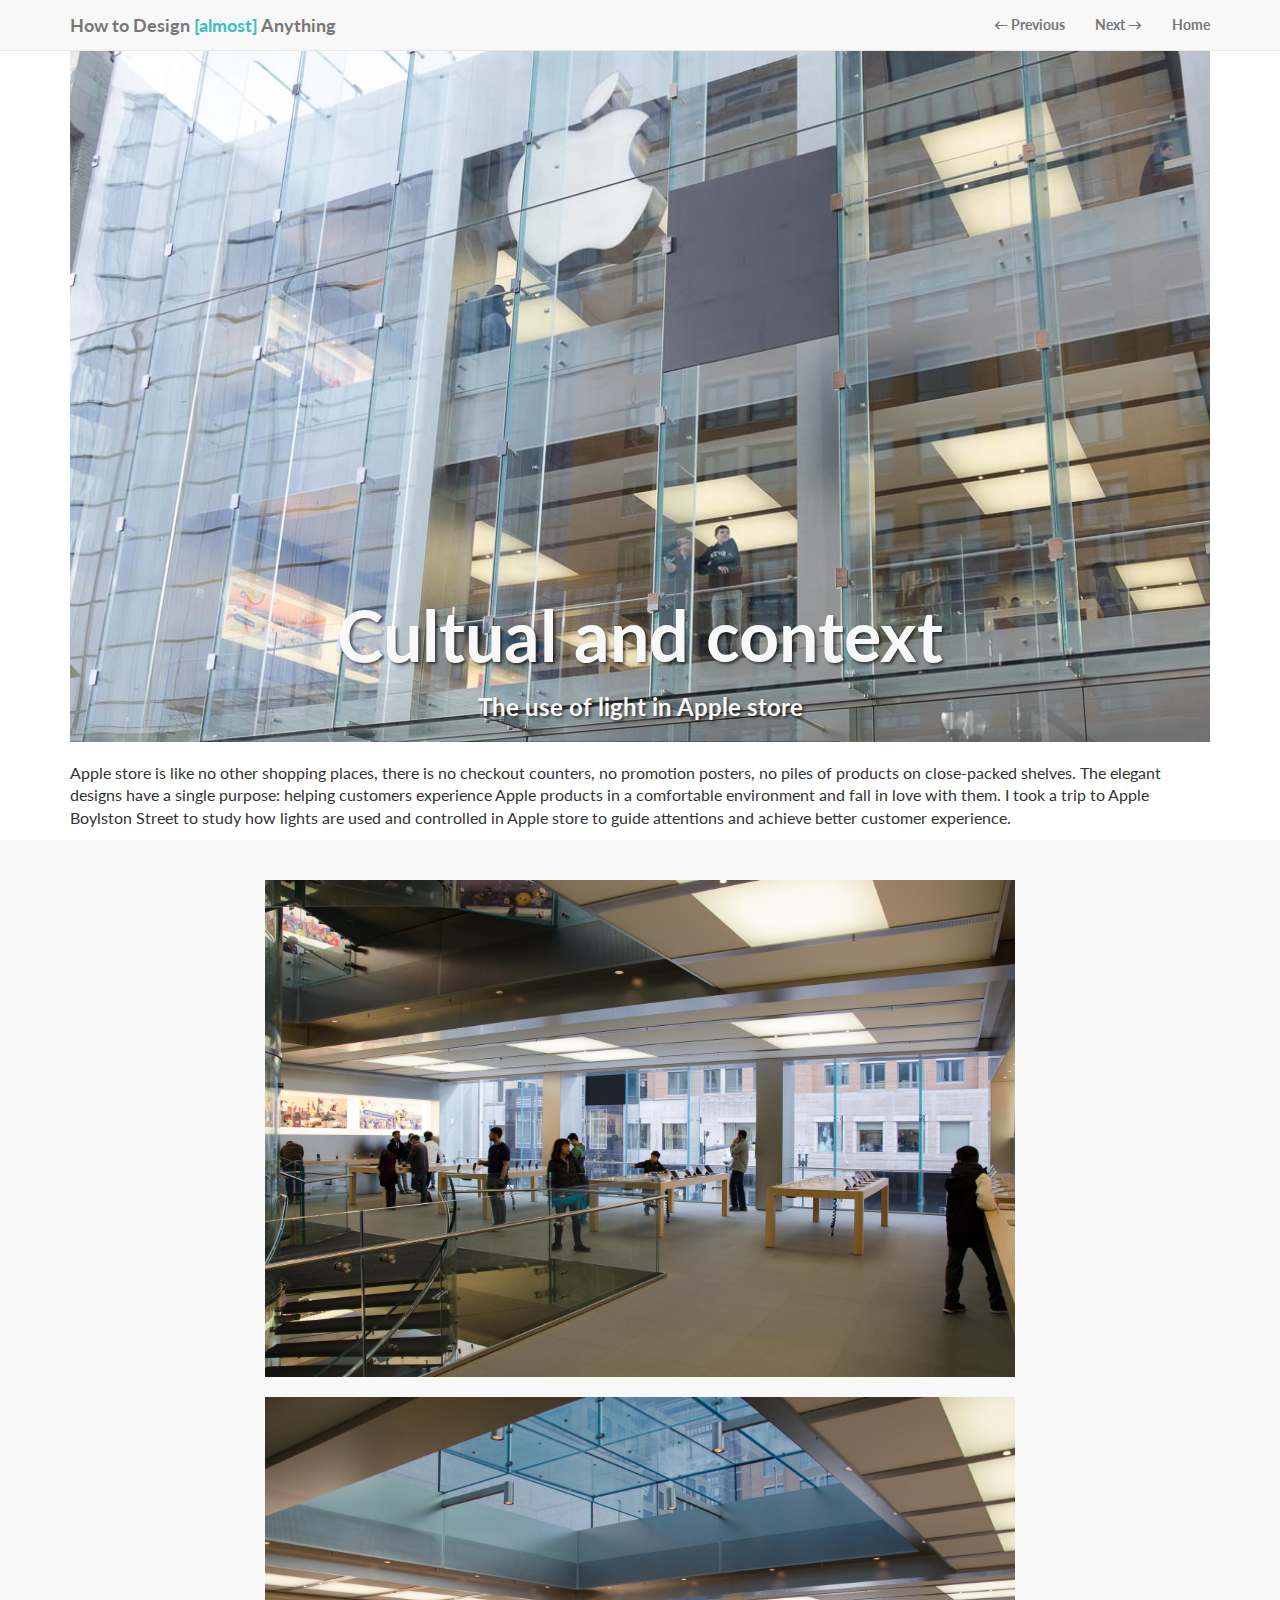
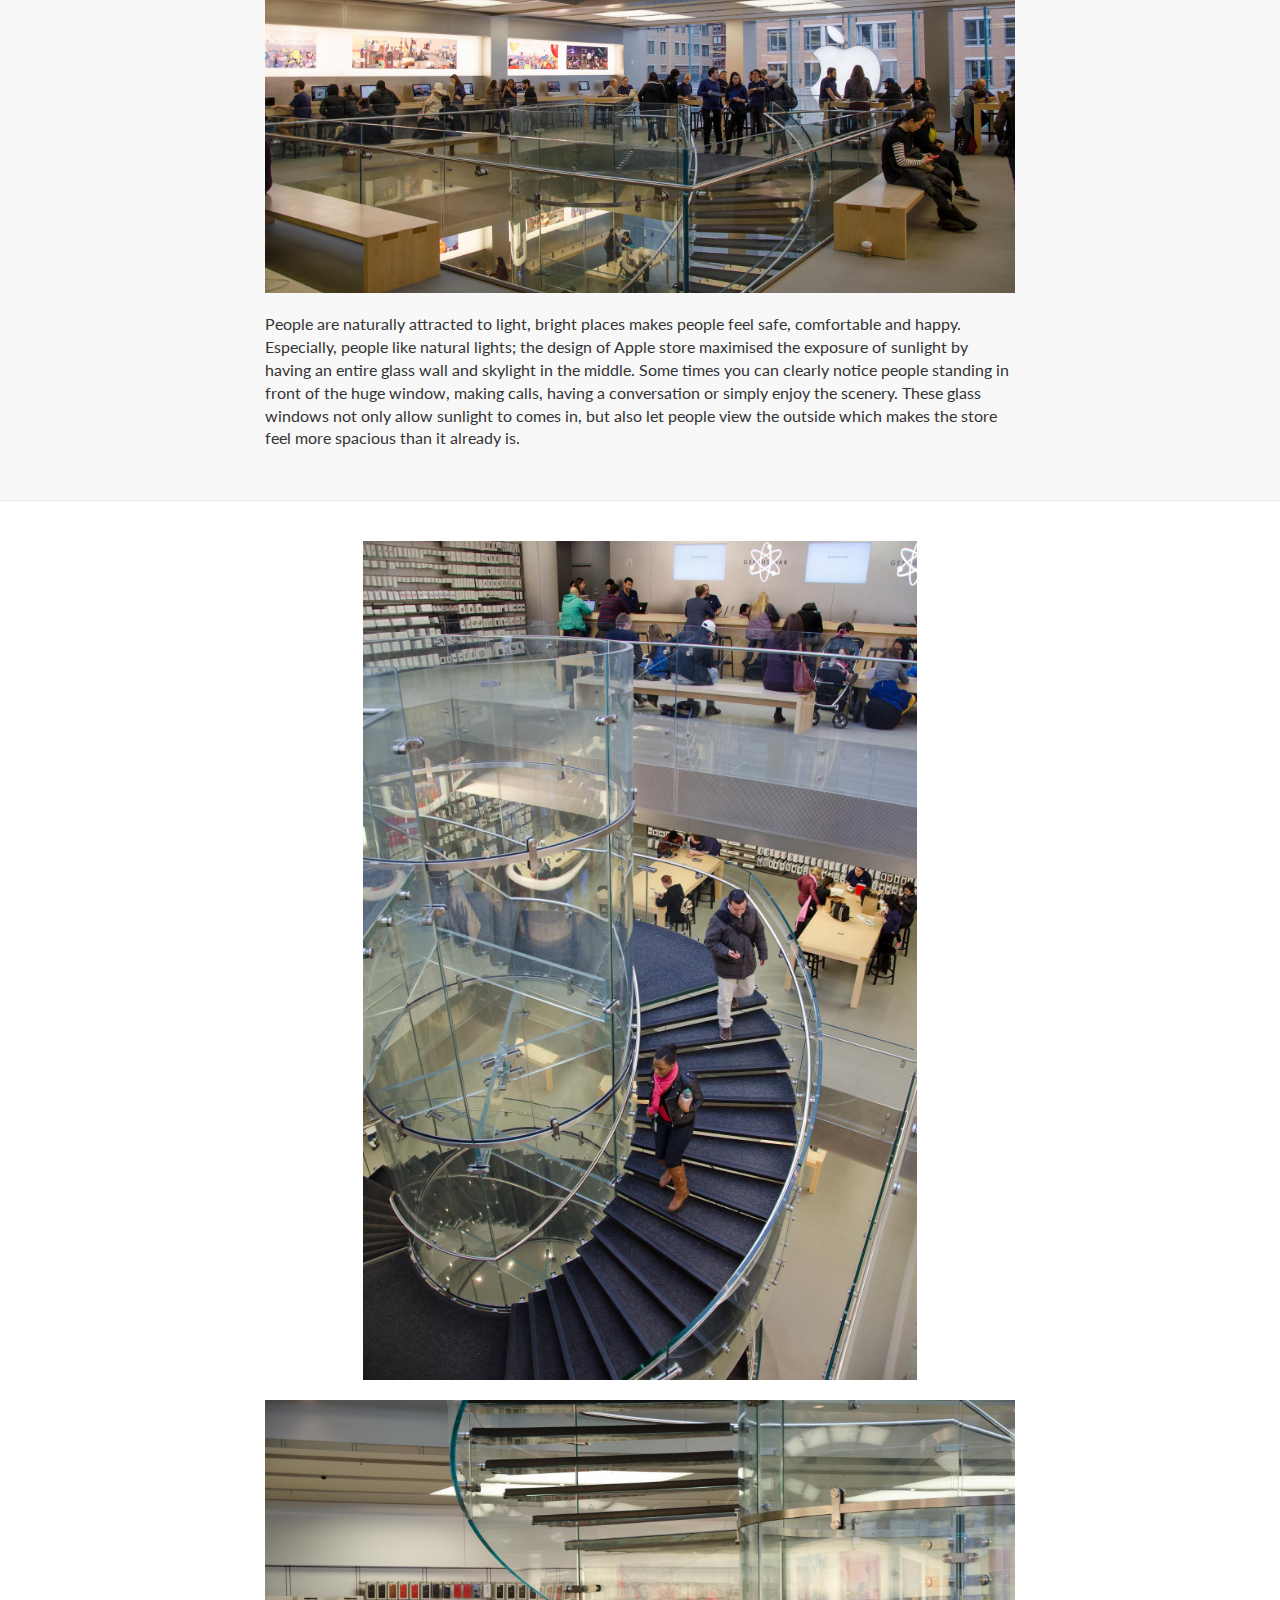
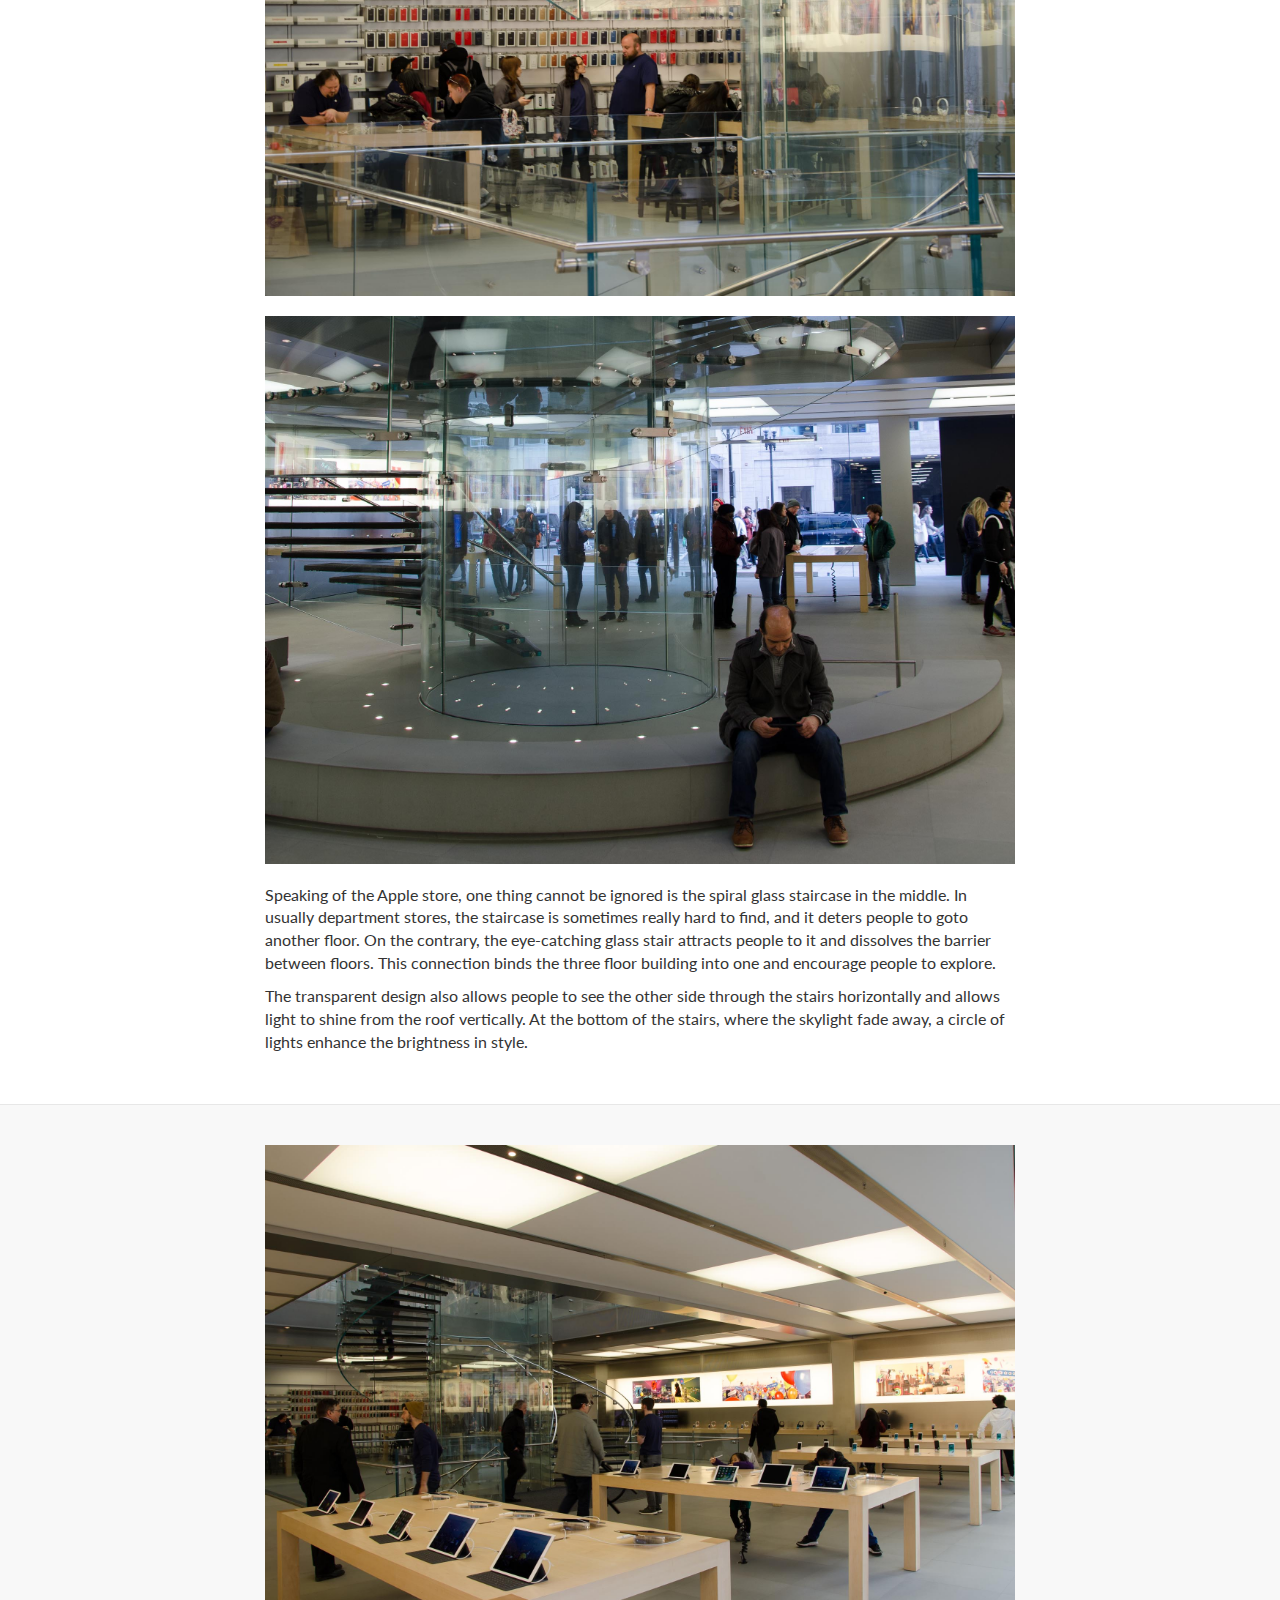
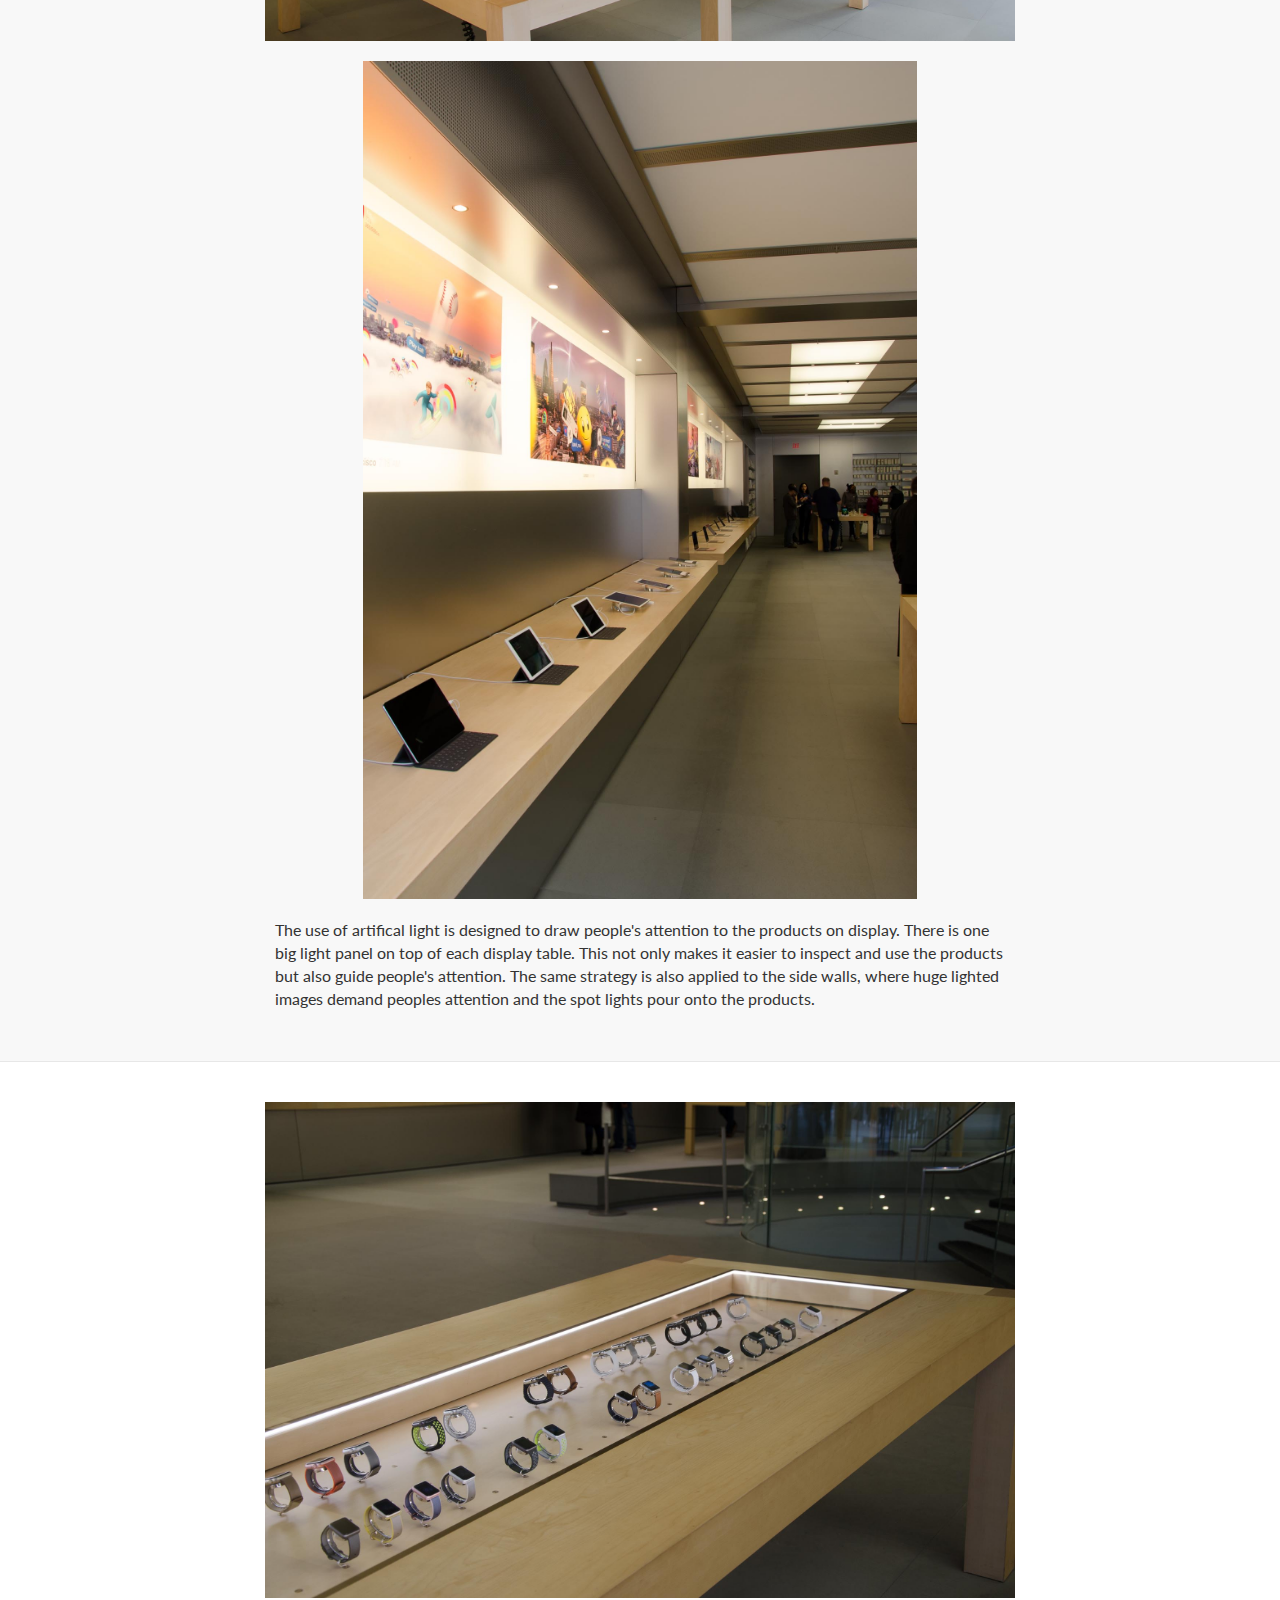
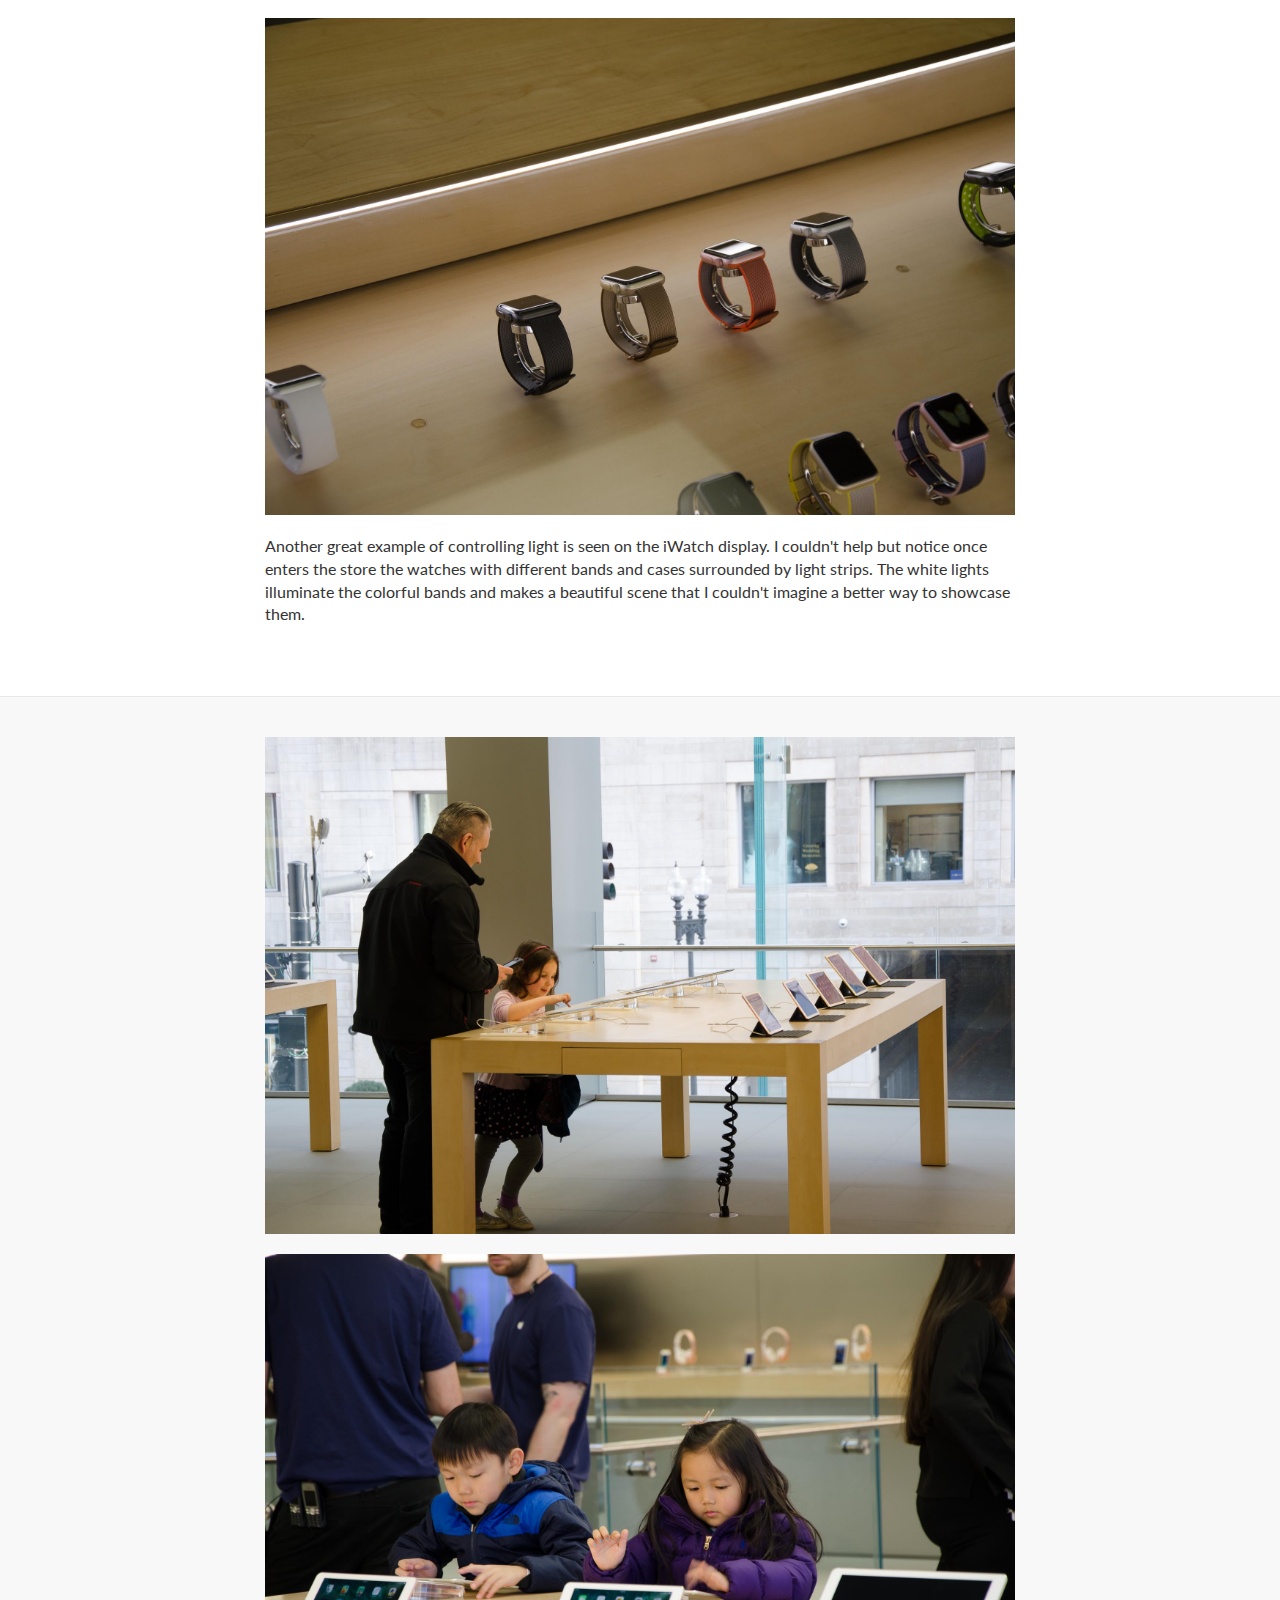
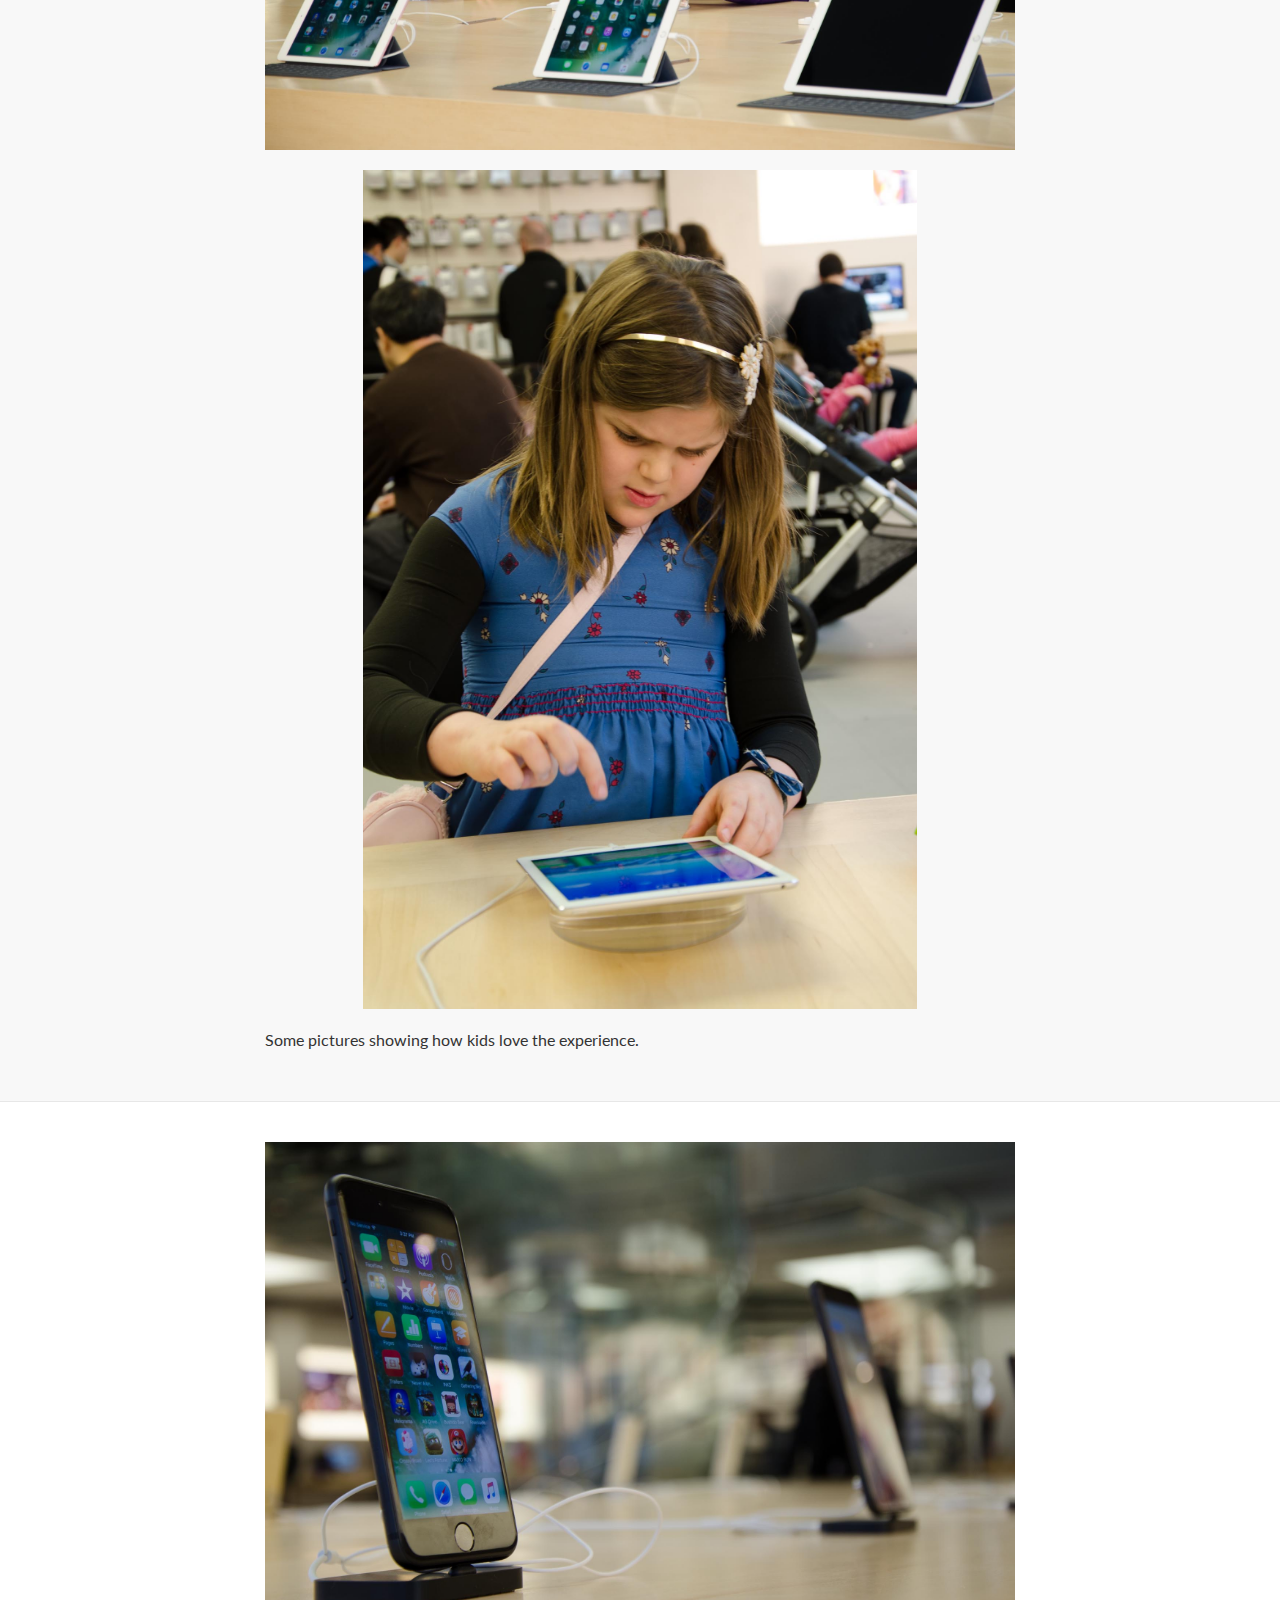
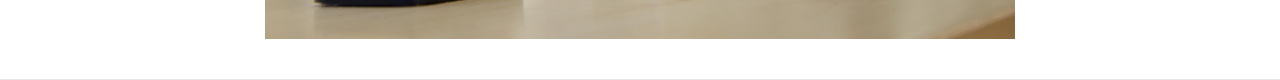
<file: How to design/week1.html>
<!DOCTYPE html>
<html lang="en">

<head>

    <meta charset="utf-8">
    <meta http-equiv="X-UA-Compatible" content="IE=edge">
    <meta name="viewport" content="width=device-width, initial-scale=1">
    <meta name="description" content="">
    <meta name="author" content="">

    <title>Culture and context</title>

    <!-- Bootstrap Core CSS -->
    <link href="../css/bootstrap.min.css" rel="stylesheet">

    <!-- Custom CSS -->
    <link href="../css/landing-page.css" rel="stylesheet">

    <!-- Custom Fonts -->
    <link href="../font-awesome/css/font-awesome.min.css" rel="stylesheet" type="text/css">
    <link href="https://fonts.googleapis.com/css?family=Lato:300,400,700,300italic,400italic,700italic" rel="stylesheet" type="text/css">

    <script src="../js/jquery.js"></script>
    <!-- Bootstrap Core JavaScript -->
    <script src="../js/bootstrap.min.js"></script>

</head>

<body>

 <!-- Navigation -->
    <nav class="navbar navbar-default navbar-fixed-top topnav" role="navigation">
        <div class="container topnav">
            <!-- Brand and toggle get grouped for better mobile display -->
            <div class="navbar-header">
                <button type="button" class="navbar-toggle" data-toggle="collapse" data-target="#bs-example-navbar-collapse-1">
                    <span class="sr-only">Toggle navigation</span>
                    <span class="icon-bar"></span>
                    <span class="icon-bar"></span>
                    <span class="icon-bar"></span>
                </button>
                <a class="navbar-brand topnav" id="Name" href="../index.html#Designing">How to Design <span style="color: #38BFC3">[almost]</span> Anything </a>
            </div>
            <!-- Collect the nav links, forms, and other content for toggling -->
            <div class="collapse navbar-collapse" id="bs-example-navbar-collapse-1">
                <ul class="nav navbar-nav navbar-right">
                    <li>
                        <a href="#"> &#8592; Previous</a>
                    </li>
                    <li>
                        <a href="week2.html">Next &#8594;</a>
                    </li>
                    <li>
                        <a href="../index.html#Designing">Home</a>
                    </li>
                    <!-- <li class="dropdown">
                        <a class="dropdown-toggle" data-toggle="dropdown" href="#">More
                        <span class="caret"></span></a>
                        <ul class="dropdown-menu" id="dropdown-more">
                          <li><a href="#">Week1</a></li>
                          <li><a href="week2.html">Week2</a></li>
                          <li><a href="../index.html#Designing">List</a></li>
                          <li><a href="../index.html">Home</a></li>
                        </ul>
                    </li> -->
                </ul>
            </div>
            <!-- /.navbar-collapse -->
        </div>
        <!-- /.container -->
    </nav>

    <div class="intro-header">
        <div class="container">

            <div class="row">
                <div class="col-lg-12">
                    <div class="intro-message" style="background: url(week1/DSC_4015.jpg) no-repeat center center; background-size: cover;">
                        <h1>Cultual and context</h1>
                        <h3>The use of light in Apple store</h3>
                        <hr class="intro-divider">
                    </div>

                </div>
            </div>

            <div class="row">
                <div class="col-lg-12">
                  <p>Apple store is like no other shopping places, there is no checkout counters, no promotion posters, no piles of products on close-packed shelves. The elegant designs have a single purpose: helping customers experience Apple products in a comfortable environment and fall in love with them. I took a trip to Apple Boylston Street to study how lights are used and controlled in Apple store to guide attentions and achieve better customer experience.</p>
                </div>
            </div>

        </div>
        <!-- /.container -->
    </div>


    <div class="content-section-a">
        <div class="container">
            
            <div class="row image-bottom-padding">
                <div class="col-md-8 col-md-offset-2">
                  <img class="img-responsive" src="week1/DSC_3966.jpg" alt="">
                </div>
            </div>

            <div class="row image-bottom-padding">
                <div class="col-md-8 col-md-offset-2">
                  <img class="img-responsive" src="week1/DSC_4069.jpg" alt="">
                </div>
            </div>

            <div class="row">
                <div class="col-md-8 col-md-offset-2">
                  <p>People are naturally attracted to light, bright places makes people feel safe, comfortable and happy. Especially, people like natural lights; the design of Apple store maximised the exposure of sunlight by having an entire glass wall and skylight in the middle. Some times you can clearly notice people standing in front of the huge window, making calls, having a conversation or simply enjoy the scenery. These glass windows not only allow sunlight to comes in, but also let people view the outside which makes the store feel more spacious than it already is.</p>
                </div>
            </div>
        </div>
    </div>

    <div class="content-section-b">
        <div class="container">

            <div class="row image-bottom-padding">
                <div class="col-md-6 col-md-offset-3">
                  <img class="img-responsive" src="week1/DSC_4057.jpg" alt="">
                </div>
            </div>

            <div class="row image-bottom-padding">
                <div class="col-md-8 col-md-offset-2">
                  <img class="img-responsive" src="week1/DSC_3995.jpg" alt="">
                </div>
            </div>

            <div class="row image-bottom-padding">
                <div class="col-md-8 col-md-offset-2">
                  <img class="img-responsive" src="week1/DSC_4039.jpg" alt="">
                </div>
            </div>

            <div class="row">
                <div class="col-md-8 col-md-offset-2">
                  <p>Speaking of the Apple store, one thing cannot be ignored is the spiral glass staircase in the middle. In usually department stores, the staircase is sometimes really hard to find, and it deters people to goto another floor. On the contrary, the eye-catching glass stair attracts people to it and dissolves the barrier between floors. This connection binds the three floor building into one and encourage people to explore. </p>
                  <p>The transparent design also allows people to see the other side through the stairs horizontally and allows light to shine from the roof vertically. At the bottom of the stairs, where the skylight fade away, a circle of lights enhance the brightness in style. </p>
                </div>
            </div>
        </div>
    </div>

    <div class="content-section-a">
        <div class="container">
            
            <div class="row image-bottom-padding">
                <div class="col-md-8 col-md-offset-2">
                  <img class="img-responsive" src="week1/DSC_3968.jpg" alt="">
                </div>
            </div>
            <div class="row image-bottom-padding">
                <div class="col-md-6 col-md-offset-3">
                  <img class="img-responsive" src="week1/DSC_3969.jpg" alt="">
                </div>
            </div>

            <div>
                <div class="col-md-8 col-md-offset-2">
                  <p>The use of artifical light is designed to draw people's attention to the products on display. There is one big light panel on top of each display table. This not only makes it easier to inspect and use the products but also guide people's attention. The same strategy is also applied to the side walls, where huge lighted images demand peoples attention and the spot lights pour onto the products.</p>
                </div>
            </div>
        </div>
    </div>

    <div class="content-section-b">
        <div class="container">
            
            <div class="row image-bottom-padding">
                <div class="col-md-8 col-md-offset-2">
                  <img class="img-responsive" src="week1/DSC_4035.jpg" alt="">
                </div>
            </div>
            <div class="row image-bottom-padding">
                <div class="col-md-8 col-md-offset-2">
                  <img class="img-responsive" src="week1/DSC_4009.jpg" alt="">
                </div>
            </div>

            <div class="row image-bottom-padding">
                <div class="col-md-8 col-md-offset-2">
                  <p>Another great example of controlling light is seen on the iWatch display. I couldn't help but notice once enters the store the watches with different bands and cases surrounded by light strips. The white lights illuminate the colorful bands and makes a beautiful scene that I couldn't imagine a better way to showcase them.</p>
                </div>
            </div>
        </div>
    </div>

    <div class="content-section-a">
        <div class="container">
            
            <div class="row image-bottom-padding">
                <div class="col-md-8 col-md-offset-2">
                  <img class="img-responsive" src="week1/DSC_4027.jpg" alt="">
                </div>
            </div>
            <div class="row image-bottom-padding">
                <div class="col-md-8 col-md-offset-2">
                  <img class="img-responsive" src="week1/DSC_4001.jpg" alt="">
                </div>
            </div>
            <div class="row image-bottom-padding">
                <div class="col-md-6 col-md-offset-3">
                  <img class="img-responsive" src="week1/DSC_4065.jpg" alt="">
                </div>
            </div>
            <div class="row">
                <div class="col-md-8 col-md-offset-2">
                    <p>Some pictures showing how kids love the experience.</p>
                </div>
            </div>
        </div>
    </div>

    <div class="content-section-b">
        <div class="container">
            
            <div class="row">
                <div class="col-md-8 col-md-offset-2">
                  <img class="img-responsive" src="week1/DSC_4007.jpg" alt="">
                </div>
            </div>
        </div>
    </div>
</body>

</html>
</file>
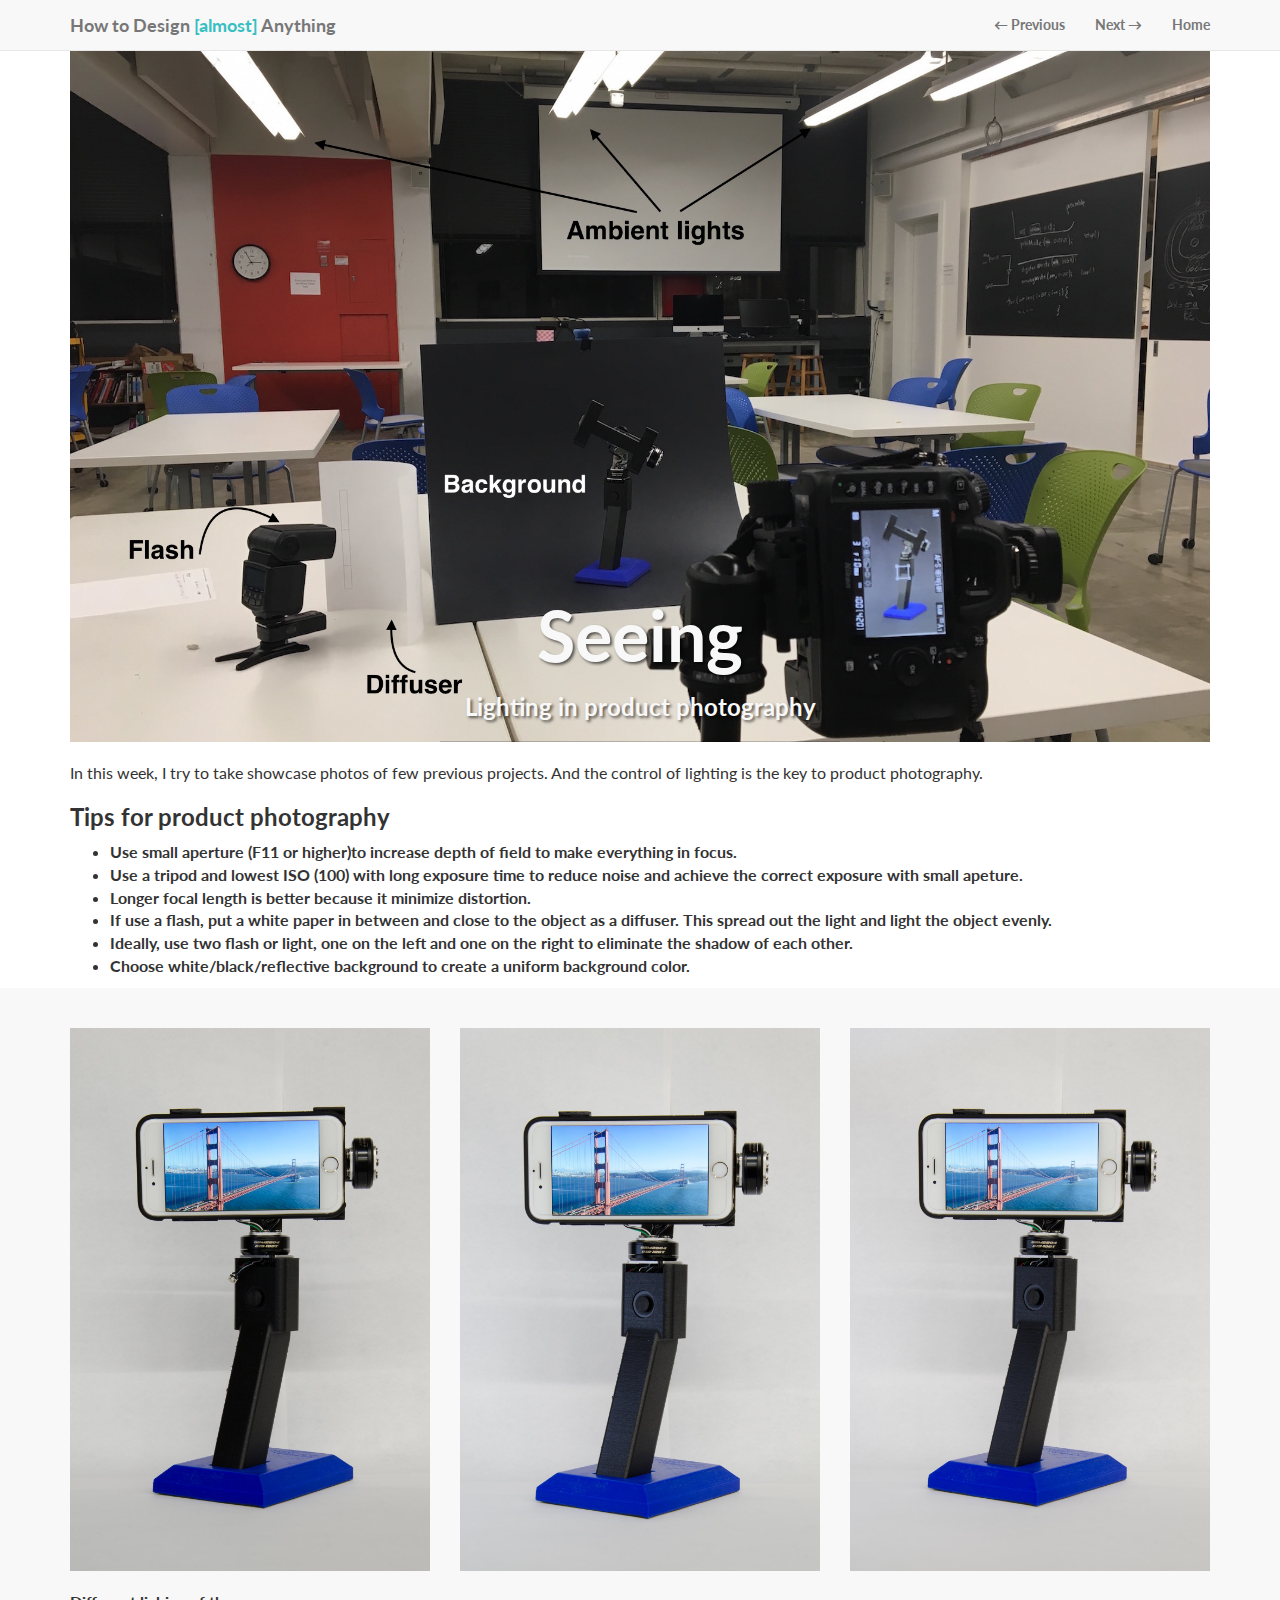
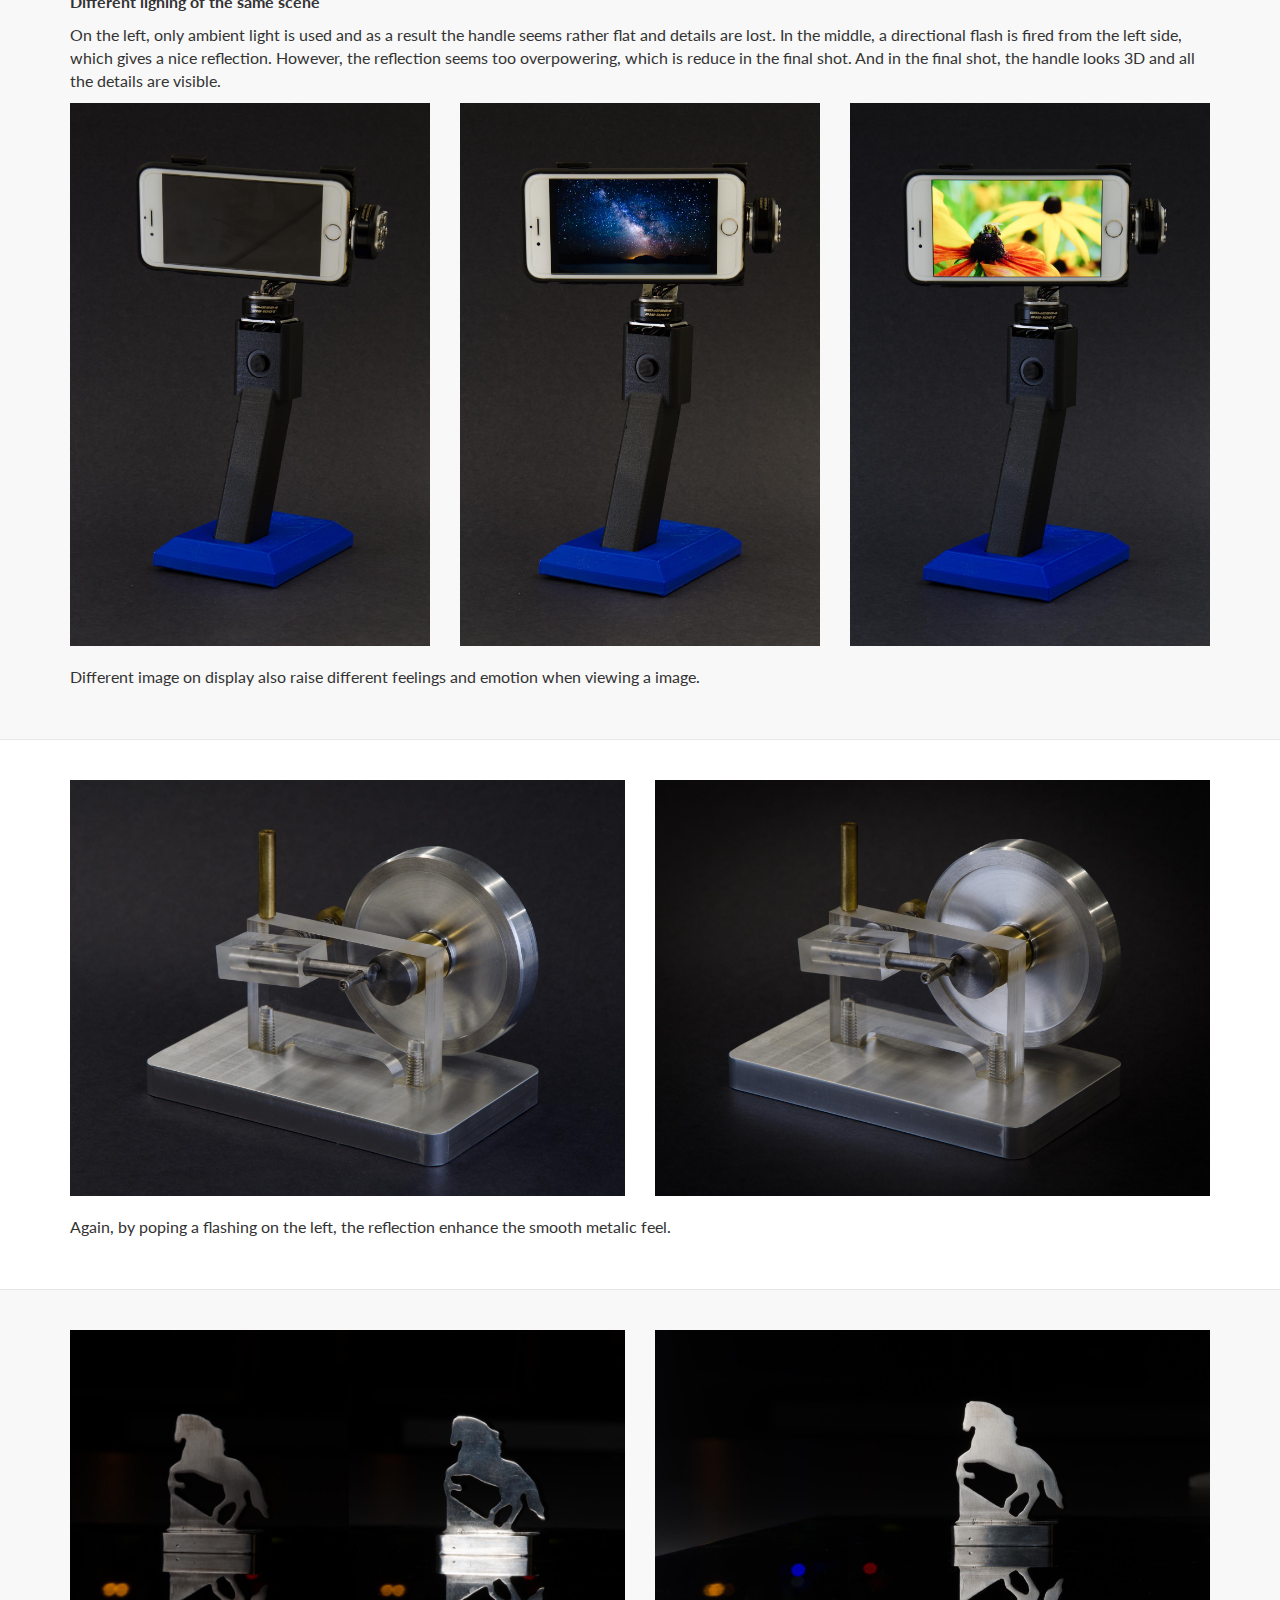
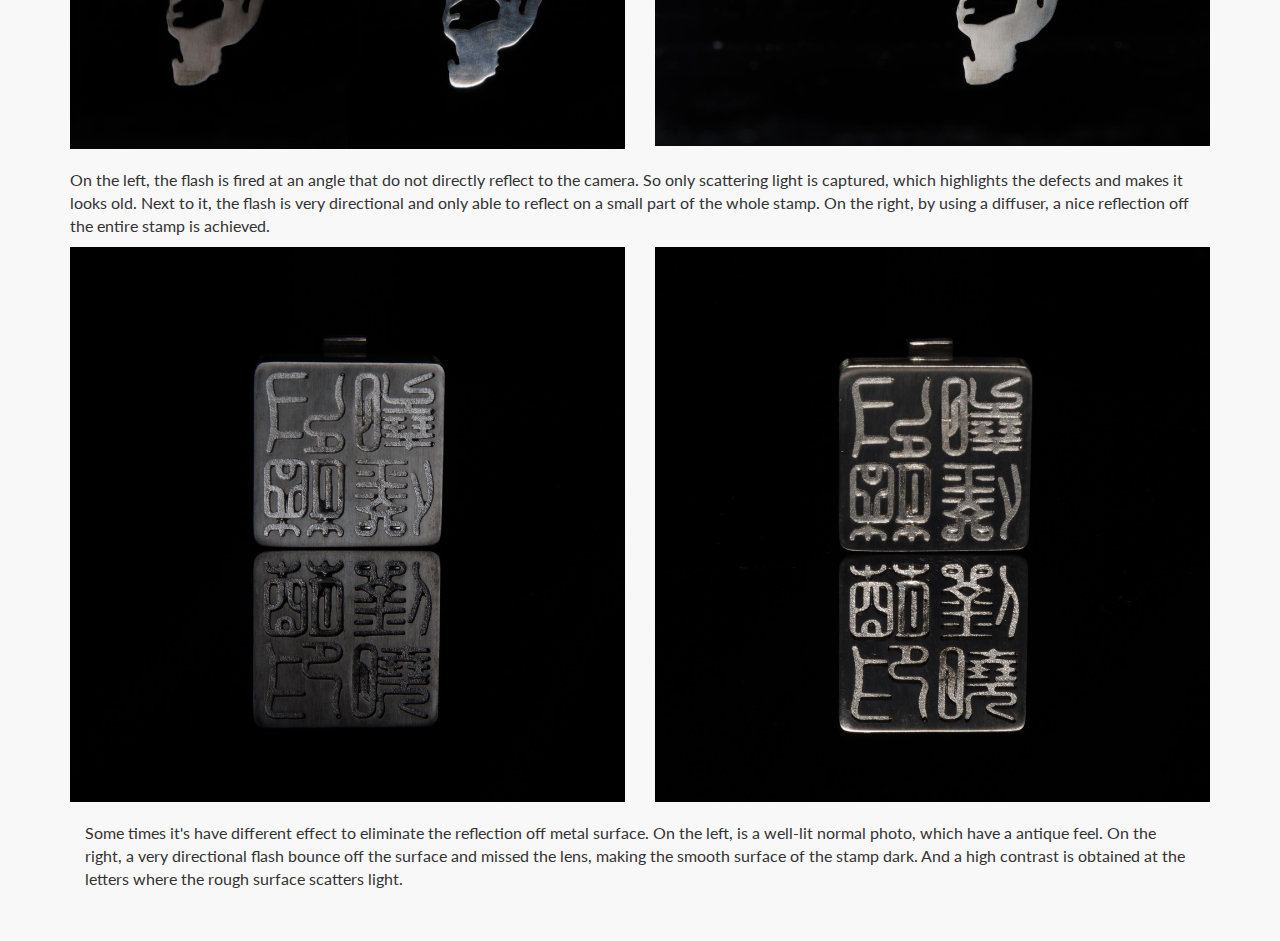
<file: How to design/week2.html>
<!DOCTYPE html>
<html lang="en">

<head>

    <meta charset="utf-8">
    <meta http-equiv="X-UA-Compatible" content="IE=edge">
    <meta name="viewport" content="width=device-width, initial-scale=1">
    <meta name="description" content="">
    <meta name="author" content="">

    <title>Seeing</title>

    <!-- Bootstrap Core CSS -->
    <link href="../css/bootstrap.min.css" rel="stylesheet">

    <!-- Custom CSS -->
    <link href="../css/landing-page.css" rel="stylesheet">

    <!-- Custom Fonts -->
    <link href="../font-awesome/css/font-awesome.min.css" rel="stylesheet" type="text/css">
    <link href="https://fonts.googleapis.com/css?family=Lato:300,400,700,300italic,400italic,700italic" rel="stylesheet" type="text/css">

    <script src="../js/jquery.js"></script>
    <!-- Bootstrap Core JavaScript -->
    <script src="../js/bootstrap.min.js"></script>

</head>

<body>

 <!-- Navigation -->
    <nav class="navbar navbar-default navbar-fixed-top topnav" role="navigation">
        <div class="container topnav">
            <!-- Brand and toggle get grouped for better mobile display -->
            <div class="navbar-header">
                <button type="button" class="navbar-toggle" data-toggle="collapse" data-target="#bs-example-navbar-collapse-1">
                    <span class="sr-only">Toggle navigation</span>
                    <span class="icon-bar"></span>
                    <span class="icon-bar"></span>
                    <span class="icon-bar"></span>
                </button>
                <a class="navbar-brand topnav" id="Name" href="../index.html#Designing">How to Design <span style="color: #38BFC3">[almost]</span> Anything </a>
            </div>
            <!-- Collect the nav links, forms, and other content for toggling -->
            <div class="collapse navbar-collapse" id="bs-example-navbar-collapse-1">
                <ul class="nav navbar-nav navbar-right">
                    <li>
                        <a href="week1.html"> &#8592; Previous</a>
                    </li>
                    <li>
                        <a href="week3.html">Next &#8594;</a>
                    </li>
                    <li>
                        <a href="../index.html#Designing">Home</a>
                    </li>
                </ul>
            </div>
            <!-- /.navbar-collapse -->
        </div>
        <!-- /.container -->
    </nav>

    <div class="intro-header">
        <div class="container">

            <div class="row">
                <div class="col-lg-12">
                    <div class="intro-message" style="background: url(week2/IMG_5120.jpg) no-repeat center center; background-size: cover;">
                        <h1>Seeing</h1>
                        <h3>Lighting in product photography</h3>
                        <hr class="intro-divider">
                    </div>

                </div>
            </div>

            <div class="row">
                <div class="col-lg-12">
                    <p>In this week, I try to take showcase photos of few previous projects. And the control of lighting is the key to product photography.</p>
                  <h3>Tips for product photography</h3>
                  <ul class= "feature">
                      <li>Use small aperture (F11 or higher)to increase depth of field to make everything in focus.</li>
                      <li>Use a tripod and lowest ISO (100) with long exposure time to reduce noise and achieve the correct exposure with small apeture.</li>
                      <li>Longer focal length is better because it minimize distortion.</li>
                      <li>If use a flash, put a white paper in between and close to the object as a diffuser. This spread out the light and light the object evenly.</li>
                      <li>Ideally, use two flash or light, one on the left and one on the right to eliminate the shadow of each other.</li>
                      <li>Choose white/black/reflective background to create a uniform background color.</li>
                  </ul>
                </div>
            </div>

        </div>
        <!-- /.container -->
    </div>

    <div class="content-section-a">
        <div class="container">
            
            <div class="row image-bottom-padding">
                <div class="col-xs-4">
                  <img class="img-responsive" src="week2/DSC_4131.jpg" alt="">
                </div>
                <div class="col-xs-4">
                  <img class="img-responsive" src="week2/DSC_4149.jpg" alt="">
                </div>
                <div class="col-xs-4">
                  <img class="img-responsive" src="week2/DSC_4150.jpg" alt="">
                </div>
            </div>

            <div class="row">
                <div class="col-lg-12">
                  <p><b>Different lighing of the same scene</b></p> <p>On the left, only ambient light is used and as a result the handle seems rather flat and details are lost. In the middle, a directional flash is fired from the left side, which gives a nice reflection. However, the reflection seems too overpowering, which is reduce in the final shot. And in the final shot, the handle looks 3D and all the details are visible.</p>
                </div>
            </div>

            <div class="row image-bottom-padding">
                <div class="col-xs-4">
                  <img class="img-responsive" src="week2/DSC_4171.jpg" alt="">
                </div>
                <div class="col-xs-4">
                  <img class="img-responsive" src="week2/DSC_4173.jpg" alt="">
                </div>
                <div class="col-xs-4">
                  <img class="img-responsive" src="week2/DSC_4174.jpg" alt="">
                </div>
            </div>

            <div class="row">
                <div class="col-lg-12">
                  <p>Different image on display also raise different feelings and emotion when viewing a image.</p>
                </div>
            </div>
        </div>
    </div>

    <div class="content-section-b">
        <div class="container">

            <div class="row image-bottom-padding">
                <div class="col-xs-6">
                  <img class="img-responsive" src="week2/DSC_4184.jpg" alt="">
                </div>
                <div class="col-xs-6">
                  <img class="img-responsive" src="week2/DSC_4186.jpg" alt="">
                </div>
            </div>

            <div class="row">
                <div class="col-lg-12">
                  <p>Again, by poping a flashing on the left, the reflection enhance the smooth metalic feel.
                  </p>
                </div>
            </div>
        </div>
    </div>

    <div class="content-section-a">
        <div class="container">
            
            <div class="row image-bottom-padding">
                <div class="col-xs-6">
                  <img class="img-responsive" src="week2/DSC_4222_24.jpg" alt="">
                </div>
                <div class="col-xs-6">
                  <img class="img-responsive" src="week2/DSC_4230-2.jpg" alt="">
                </div>
            </div>

            <div class="row">
                <div class="col-lg-12">
                  <p>On the left, the flash is fired at an angle that do not directly reflect to the camera. So only scattering light is captured, which highlights the defects and makes it looks old. Next to it, the flash is very directional and only able to reflect on a small part of the whole stamp. On the right, by using a diffuser, a nice reflection off the entire stamp is achieved.
                  </p>
                </div>
            </div>

            <div class="row image-bottom-padding">
                <div class="col-xs-6">
                  <img class="img-responsive" src="week2/DSC_4206.jpg" alt="">
                </div>
                <div class="col-xs-6">
                  <img class="img-responsive" src="week2/DSC_4212.jpg" alt="">
                </div>
            </div>

            <div>
                <div class="col-lg-12">
                  <p>
                      Some times it's have different effect to eliminate the reflection off metal surface. On the left, is a well-lit normal photo, which have a antique feel. On the right, a very directional flash bounce off the surface and missed the lens, making the smooth surface of the stamp dark. And a high contrast is obtained at the letters where the rough surface scatters light.
                  </p>
                </div>
            </div>
        </div>
    </div>

</body>

</html>
</file>
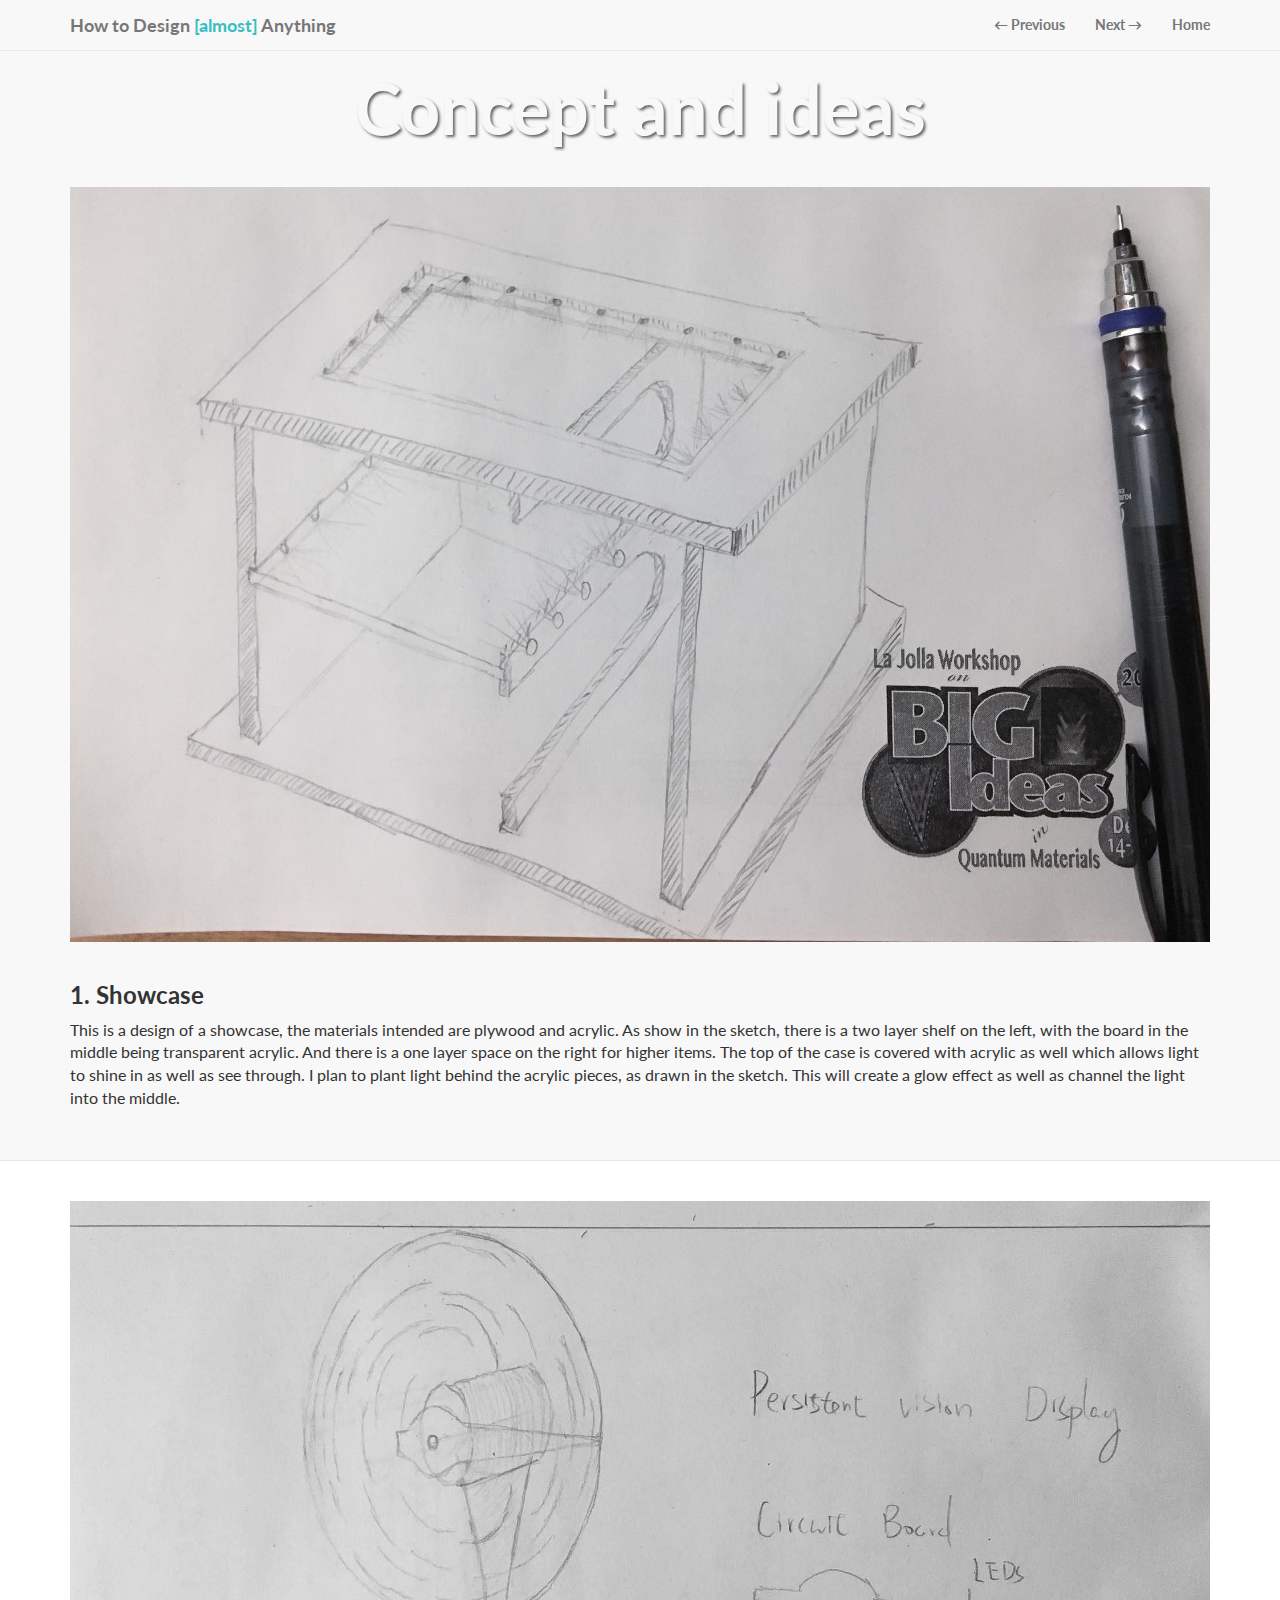
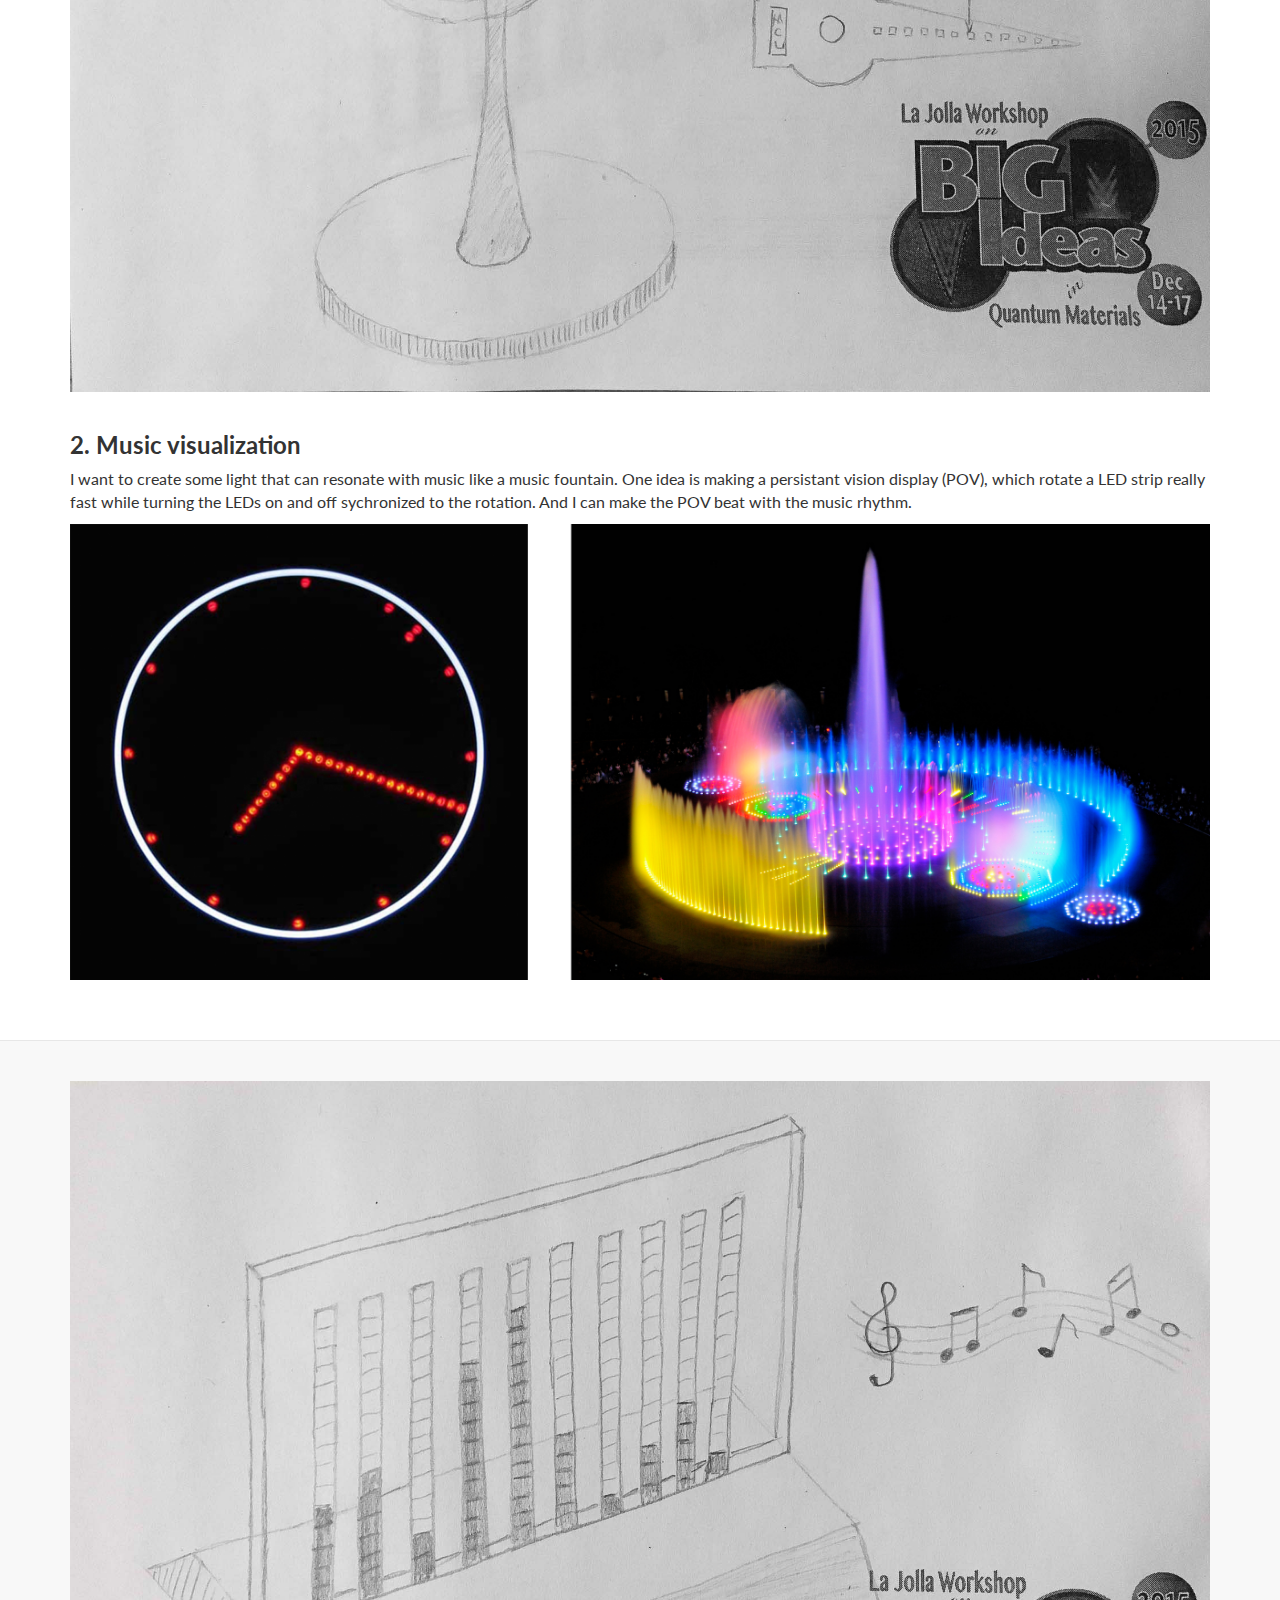
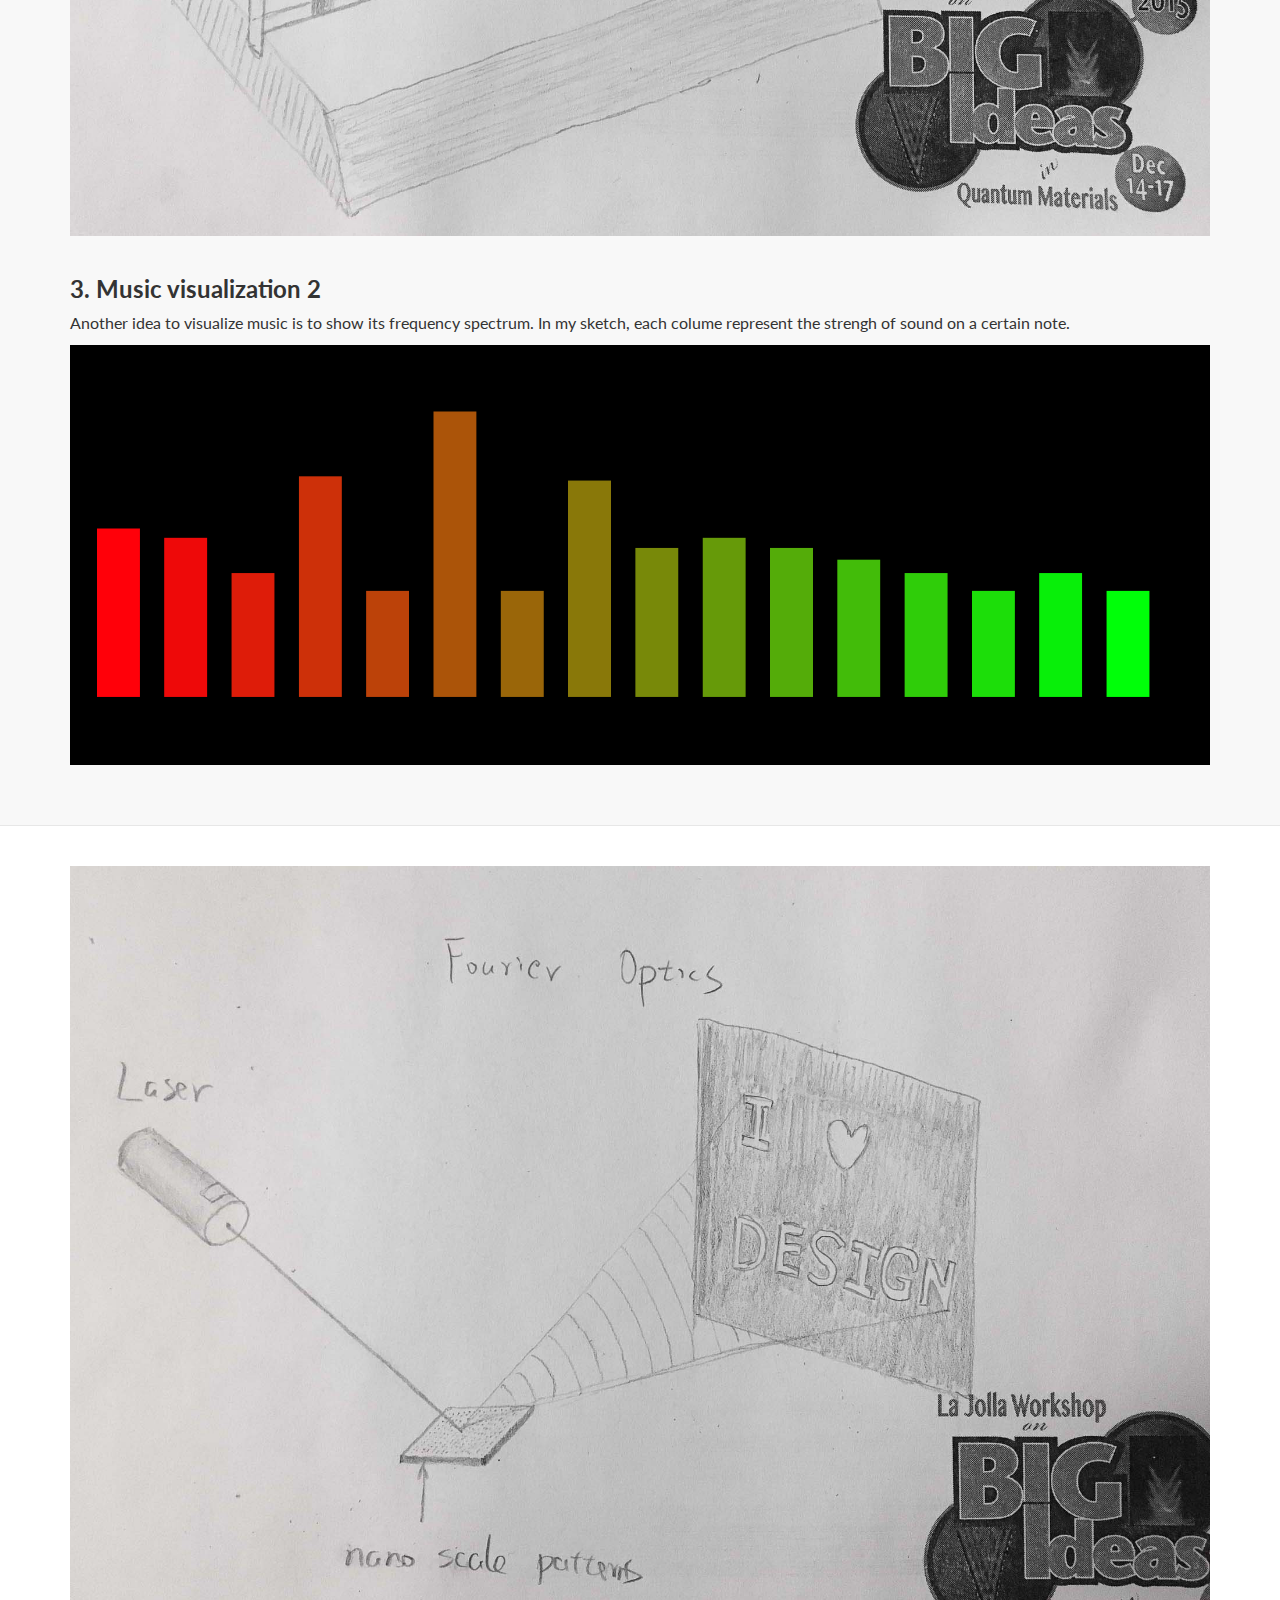
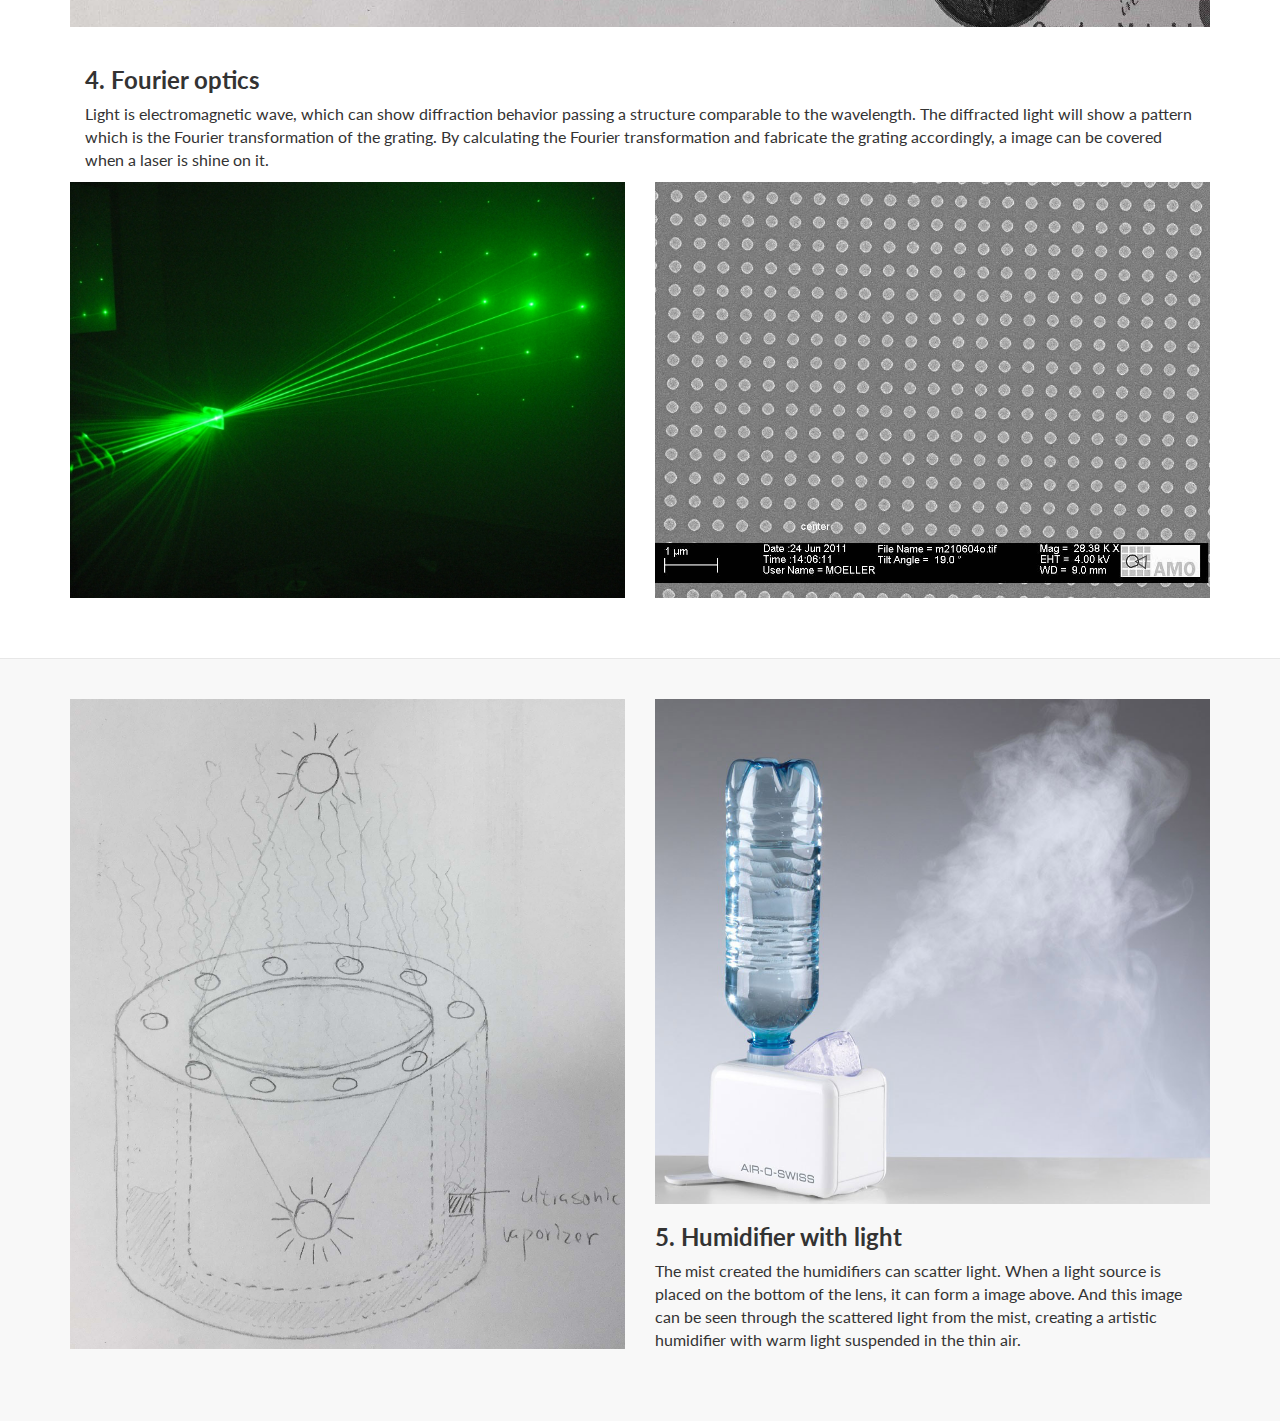
<file: How to design/week3.html>
<!DOCTYPE html>
<html lang="en">

<head>

    <meta charset="utf-8">
    <meta http-equiv="X-UA-Compatible" content="IE=edge">
    <meta name="viewport" content="width=device-width, initial-scale=1">
    <meta name="description" content="">
    <meta name="author" content="">

    <title>Ideas</title>

    <!-- Bootstrap Core CSS -->
    <link href="../css/bootstrap.min.css" rel="stylesheet">

    <!-- Custom CSS -->
    <link href="../css/landing-page.css" rel="stylesheet">

    <!-- Custom Fonts -->
    <link href="../font-awesome/css/font-awesome.min.css" rel="stylesheet" type="text/css">
    <link href="https://fonts.googleapis.com/css?family=Lato:300,400,700,300italic,400italic,700italic" rel="stylesheet" type="text/css">

    <script src="../js/jquery.js"></script>
    <!-- Bootstrap Core JavaScript -->
    <script src="../js/bootstrap.min.js"></script>

</head>

<body>

 <!-- Navigation -->
    <nav class="navbar navbar-default navbar-fixed-top topnav" role="navigation">
        <div class="container topnav">
            <!-- Brand and toggle get grouped for better mobile display -->
            <div class="navbar-header">
                <button type="button" class="navbar-toggle" data-toggle="collapse" data-target="#bs-example-navbar-collapse-1">
                    <span class="sr-only">Toggle navigation</span>
                    <span class="icon-bar"></span>
                    <span class="icon-bar"></span>
                    <span class="icon-bar"></span>
                </button>
                <a class="navbar-brand topnav" id="Name" href="../index.html#Designing">How to Design <span style="color: #38BFC3">[almost]</span> Anything </a>
            </div>
            <!-- Collect the nav links, forms, and other content for toggling -->
            <div class="collapse navbar-collapse" id="bs-example-navbar-collapse-1">
                <ul class="nav navbar-nav navbar-right">
                    <li>
                        <a href="week2.html"> &#8592; Previous</a>
                    </li>
                    <li>
                        <a href="#">Next &#8594;</a>
                    </li>
                    <li>
                        <a href="../index.html#Designing">Home</a>
                    </li>
                </ul>
            </div>
            <!-- /.navbar-collapse -->
        </div>
        <!-- /.container -->
    </nav>

    <div class="row">
        <div class="col-lg-12">
            <div class="intro-message" style="background: #f8f8f8;; padding-top: 20px;">
                <h1>Concept and ideas</h1>
            </div>

        </div>
    </div>

    <div class="content-section-a">
        <div class="container">
            
            <div class="row image-bottom-padding">
                <div class="col-lg-12">
                  <img class="img-responsive" src="week3/IMG_5131-2.jpg" alt="">
                </div>
            </div>

            <div class="row">
                <div class="col-lg-12">
                  <h3><b>1. Showcase</b></h3><p> This is a design of a showcase, the materials intended are plywood and acrylic. As show in the sketch, there is a two layer shelf on the left, with the board in the middle being transparent acrylic. And there is a one layer space on the right for higher items. The top of the case is covered with acrylic as well which allows light to shine in as well as see through. I plan to plant light behind the acrylic pieces, as drawn in the sketch. This will create a glow effect as well as channel the light into the middle.</p>
                </div>
            </div>

        </div>
    </div>

    <div class="content-section-b">
        <div class="container">

            <div class="row image-bottom-padding">
                <div class="col-lg-12">
                  <img class="img-responsive" src="week3/IMG_5133-2.jpg" alt="">
                </div>
            </div>

            <div class="row">
                <div class="col-lg-12">
                  <h3><b>2. Music visualization</b></h3><p>I want to create some light that can resonate with music like a music fountain. One idea is making a persistant vision display (POV), which rotate a LED strip really fast while turning the LEDs on and off sychronized to the rotation. And I can make the POV beat with the music rhythm.</p>
                </div>
            </div>

            <div class="row image-bottom-padding">
                <div class="col-lg-12">
                  <img class="img-responsive" src="week3/combine.png" alt="">
                </div>
            </div>

        </div>
    </div>

    <div class="content-section-a">
        <div class="container">

            <div class="row image-bottom-padding">
                <div class="col-lg-12">
                  <img class="img-responsive" src="week3/IMG_5134-2.jpg" alt="">
                </div>
            </div>

            <div class="row">
                <div class="col-lg-12">
                  <h3><b>3. Music visualization 2</b></h3><p>Another idea to visualize music is to show its frequency spectrum. In my sketch, each colume represent the strengh of sound on a certain note.</p>
                </div>
            </div>

            <div class="row image-bottom-padding">
                <div class="col-lg-12">
                  <img class="img-responsive" src="week3/visual.png" alt="">
                </div>
            </div>            
        </div>
    </div>

    <div class="content-section-b">
        <div class="container">

            <div class="row image-bottom-padding">
                <div class="col-lg-12">
                  <img class="img-responsive" src="week3/IMG_5136-2.jpg" alt="">
                </div>
            </div>

            <div class="row">
                <div class="col-lg-12">
                  <div class="col-lg-12">
                  <h3><b>4. Fourier optics</b></h3><p>Light is electromagnetic wave, which can show diffraction behavior passing a structure comparable to the wavelength. The diffracted light will show a pattern which is the Fourier transformation of the grating. By calculating the Fourier transformation and fabricate the grating accordingly, a image can be covered when a laser is shine on it.</p>
                </div>
                </div>
            </div>

            <div class="row image-bottom-padding">
                <div class="col-xs-6">
                  <img class="img-responsive" src="week3/laser-diffraction.jpg" alt="">
                </div>
                <div class="col-xs-6">
                  <img class="img-responsive" src="week3/SEM.jpg" alt="">
                </div>
            </div>

        </div>
    </div>

    <div class="content-section-a">
        <div class="container">

            <div class="row image-bottom-padding">
                <div class="col-sm-6">
                  <img class="img-responsive" src="week3/IMG_5137-2.jpg" alt="">
                </div>

                <div class="col-sm-6">
                  <img class="img-responsive" src="week3/humidifier.jpg" alt="">
                  <h3><b>5. Humidifier with light</b></h3><p>The mist created the humidifiers can scatter light. When a light source is placed on the bottom of the lens, it can form a image above. And this image can be seen through the scattered light from the mist, creating a artistic humidifier with warm light suspended in the thin air.</p>
                </div>
            </div>
    
        </div>
    </div>

</body>

</html>
</file>
<file: css/landing-page.css>
/*
 * Start Bootstrap - Landing Page (http://startbootstrap.com/)
 * Copyright 2013-2016 Start Bootstrap
 * Licensed under MIT (https://github.com/BlackrockDigital/startbootstrap/blob/gh-pages/LICENSE)
 */

body,
html {
    width: 100%;
    height: 100%;
}

body,
h1,
h2,
h3,
h4,
h5,
h6 {
    font-family: "Lato","Helvetica Neue",Helvetica,Arial,sans-serif;
    font-weight: 700;
}

p{
    font-size: 12pt;
    font-weight: 400;
}

#Name {
    font-size: 18px; 
}

.topnav {
    font-size: 14px; 
}

.lead {
    font-size: 17px;
    font-weight: 400;
}

.intro-header {
    padding-top: 0px; /* If you're making other pages, make sure there is 50px of padding to make sure the navbar doesn't overlap content! */
    padding-bottom: 0px;
}

.intro-message {
    position: relative;
    padding-top: 48%;
    padding-bottom: 0%;
    color: #f8f8f8;
    text-align: center;
}

.intro-message > h1 {
    margin: 0;
    text-shadow: 2px 2px 3px rgba(0,0,0,0.6);
    font-size: 5em;
}

.intro-divider {
    width: 400px;
    border-top: 0px solid #f8f8f8;
    border-bottom: 1px solid rgba(0,0,0,0.2);
}

.intro-message > h3 {
    text-shadow: 2px 2px 3px rgba(0,0,0,0.6);
}

@media(max-width:767px) {
    .intro-message {
        padding-top: 63%;
    }

    .intro-message > h1 {
        font-size: 3em;
    }

    .intro-divider {
        width: 100%;
    }
}

.network-name {
    text-transform: uppercase;
    font-size: 14px;
    font-weight: 400;
    letter-spacing: 2px;
}

.content-section-a {
    padding: 40px 0;
    background-color: #f8f8f8;
}

.content-section-b {
    padding: 40px 0;
    border-top: 1px solid #e7e7e7;
    border-bottom: 1px solid #e7e7e7;
}

.section-heading {
    margin-bottom: 30px;
}

.section-heading-spacer {
    float: left;
    width: 200px;
    border-top: 3px solid #e7e7e7;
}

.banner {
    padding: 50px 0;
    color: #f8f8f8;
    background: url(../img/DSC_2817.jpg) no-repeat center center;
    background-size: cover;
}

.banner h3 {
    margin: 0;
    text-shadow: 2px 2px 3px rgba(0,0,0,0.6);
    font-size: 24pt;
}

.banner ul {
    margin-bottom: 0;
}

.banner-social-buttons {
    float: right;
    margin-top: 0;
}

.bannerh3{
    float:right;
}


@media(max-width:1199px) {
    ul.banner-social-buttons {
        float: left;
        margin-top: 15px;
    }
}

@media(max-width:767px) {
    .banner h3 {
        margin: 0;
        text-shadow: 2px 2px 3px rgba(0,0,0,0.6);
        font-size: 30pt;
    }

    .network-name{
        font-size: 15pt;
    }

    ul.banner-social-buttons > li {
        margin-bottom: 20px;
        padding: 0;
    }

    ul.banner-social-buttons > li:last-child {
        margin-bottom: 0;
    }

    body {
        padding-top: 0px;
    }
}

body {
  padding-top: 50px;
}

footer {
    padding: 5px 0;
    background-color: #f8f8f8;
}

.carousel-inner img {
      width: 100%; /* Set width to 100% */
      margin: auto;
  }
  .carousel-caption h3 {
      color: #fff !important;
  }
  @media (max-width: 600px) {
    .carousel-caption {
      display: none; /* Hide the carousel text when the screen is less than 600 pixels wide */
    }
    .banner h3 {
        margin: 0;
        text-shadow: 2px 2px 3px rgba(0,0,0,0.6);
        font-size: 24pt;
    }

    .network-name{
        font-size: 12pt;
    }
  }

p.copyright {
    margin: 15px 0 0;
}

.portfolio-3-col {
    
}

.portfolio-item {
    margin-bottom: 25px;
}

.image-bottom-padding{
    padding-bottom: 20px;
}

.feature {
    font-size: 12pt;
}

.bottombanner{
    float: none;
    display: table-cell;
    vertical-align: bottom;
}
</file>
